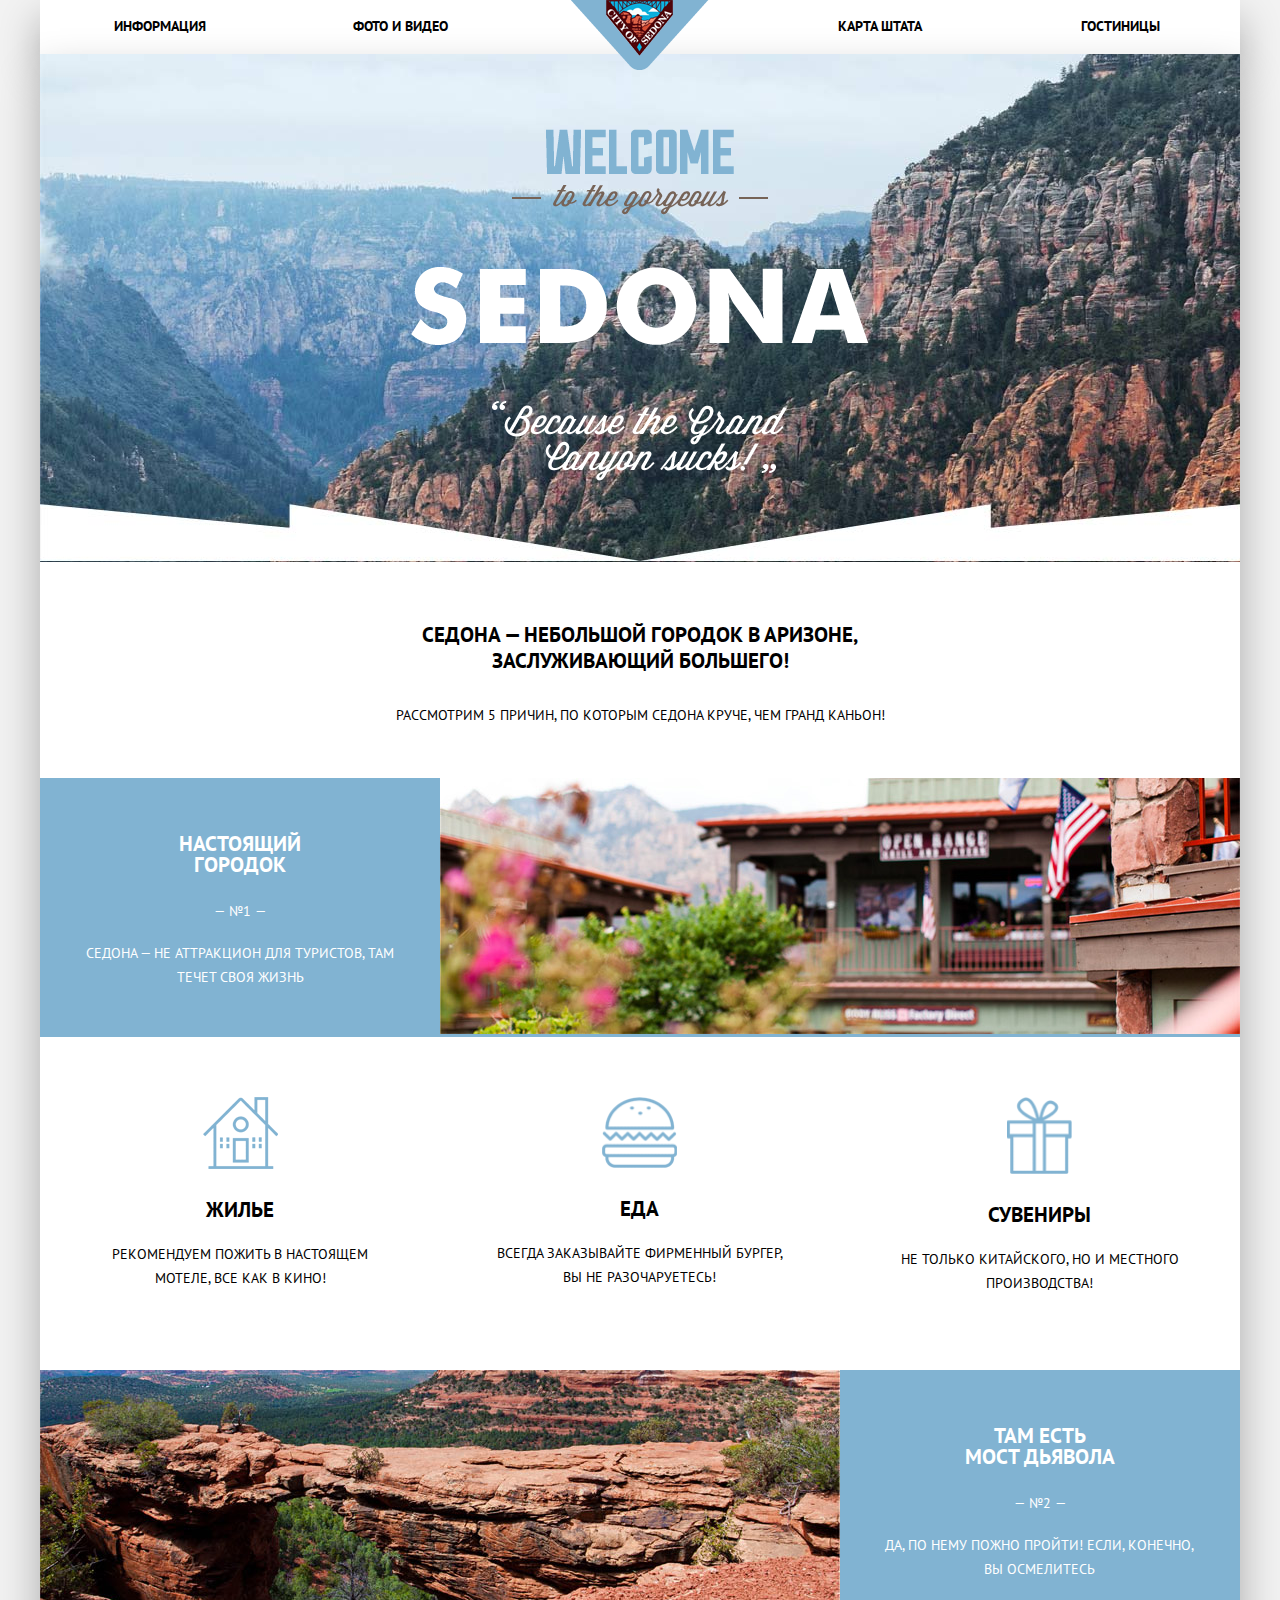
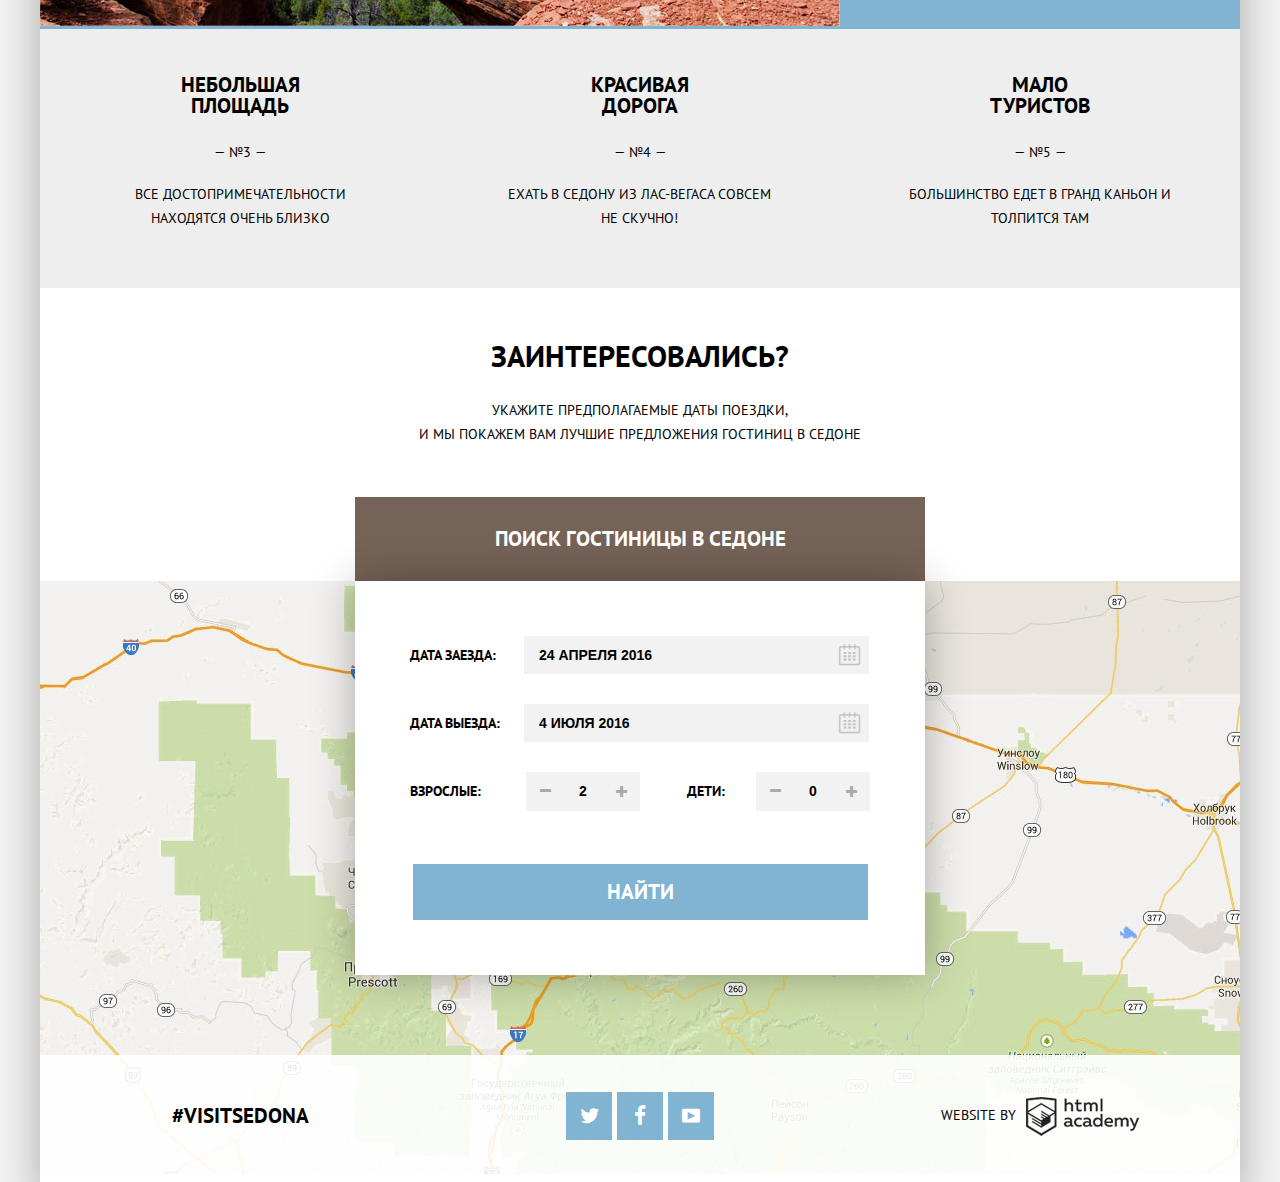
<file: index.html>
<!DOCTYPE html>
<html lang="ru">
  <head>
    <meta charset="utf-8">
    <title>HTML Academy: Седона</title>
    <link href="https://fonts.googleapis.com/css?family=PT+Sans:400,700&amp;subset=cyrillic" rel="stylesheet">
    <link href="css/vendor/normalize.css" rel="stylesheet">
    <link href="css/style.css" rel="stylesheet">
  </head>
  <body class="index">
    <header class="main-header">
      <div class="container">
        <nav class="main-navigation">
          <img class="logo" src="img/logo.png" alt="Логотип Седоны">
          <ul class="clearfix">
            <li><a href="#">Информация</a></li>
            <li><a href="#">Фото и видео</a></li>
            <li><a href="hotels.html">Гостиницы</a></li>
            <li><a href="#">Карта штата</a></li>
          </ul>
        </nav>
      </div>
    </header>
    <main class="container text-center">
      <div class="intro">
        <img src="img/welcome.png" width="458" height="352" alt="Welcome to the gorgeous">
      </div>
      <div class="content">
        <h2 class="title-secondary">Седона &mdash; небольшой городок в Аризоне, заслуживающий большего!</h2>
        <span class="subtitle">Рассмотрим 5 причин, по которым Седона круче, чем Гранд Каньон!</span>
        <div class="reasons">
          <section class="reasons-wrapper reason-blue">
            <div class="reason reason-blue">
              <b class="reason-title">Настоящий городок</b>
              <span class="reason-nmb">№1</span>
              <p class="reason-text">Седона &mdash; не аттракцион для туристов, там течет своя жизнь</p>
            </div>
            <div class="reason-img">
              <img src="img/city.jpg" width="800" alt="Седона">
            </div>
          </section>
          <div class="features-wrapper">
            <div class="feature">
              <img class="feature-img" src="img/house.png" width="75" alt="Жилье">
              <b class="feature-title">Жилье</b>
              <p class="feature-text">Рекомендуем пожить в настоящем мотеле, все как в кино!</p>
            </div>
            <div class="feature">
              <img class="feature-img" src="img/burger.png" width="75" alt="Еда">
              <b class="feature-title">Еда</b>
              <p class="feature-text">Всегда заказывайте фирменный бургер, вы не разочаруетесь!</p>
            </div>
            <div class="feature">
              <img class="feature-img" src="img/gift.png" width="65" alt="Сувениры">
              <b class="feature-title">Сувениры</b>
              <p class="feature-text">Не только китайского, но и местного производства!</p>
            </div>
          </div>
          <section class="reasons-wrapper reason-blue">
            <div class="reason-img">
              <img src="img/bridge.jpg" width="800" alt="Каньон Седоны">
            </div>
            <div class="reason reason-blue">
              <b class="reason-title">Там есть Мост&nbsp;Дьявола</b>
              <span class="reason-nmb">№2</span>
              <p class="reason-text">Да, по нему пожно пройти! Если, конечно, вы осмелитесь</p>
            </div>
          </section>
          <section class="reasons-wrapper">
            <div class="reason">
              <b class="reason-title">Небольшая площадь</b>
              <span class="reason-nmb">№3</span>
              <p class="reason-text">Все достопримечательности находятся очень близко</p>
            </div>
            <div class="reason">
              <b class="reason-title">Красивая дорога</b>
              <span class="reason-nmb">№4</span>
              <p class="reason-text">Ехать в Седону из Лас-Вегаса совсем не скучно!</p>
            </div>
            <div class="reason">
              <b class="reason-title">Мало туристов</b>
              <span class="reason-nmb">№5</span>
              <p class="reason-text">Большинство едет в Гранд Каньон и толпится там</p>
            </div>
          </section>
        </div>
      </div>
      <div class="search">
        <h2 class="title-secondary">Заинтересовались?</h2>
        <p class="subtitle">Укажите предполагаемые даты поездки,
          <br>и мы покажем вам лучшие предложения гостиниц в Седоне</p>
        <button class="modal-header">Поиск гостиницы в Седоне</button>
        <form class="search-form" action="?" method="post">
          <div class="form-group">
            <label for="checkin-date">Дата заезда:</label>
            <input id="checkin-date" type="text" value="24 апреля 2016">
            <i class="icon icon-calendar"></i>
          </div>
          <div class="form-group">
            <label for="checkout-date">Дата выезда:</label>
            <input id="checkout-date" type="text" value="4 июля 2016">
            <i class="icon icon-calendar"></i>
          </div>
          <div>
            <div class="form-group to-left">
              <label for="adults-number">Взрослые:</label>
              <div class="input-count-wrapper">
                <i class="icon icon-minus"></i>
                <input id="adults-number" type="number" value="2">
                <i class="icon icon-plus"></i>
              </div>
            </div>
            <div class="form-group to-right">
              <label for="kids-number">Дети:</label>
              <div class="input-count-wrapper">
                <i class="icon icon-minus"></i>
                <input id="kids-number" type="number" value="0">
                <i class="icon icon-plus"></i>
              </div>
            </div>
          </div>
          <button class=btn type="submit">Найти</button>
        </form>
        <div class="map-footer">
          <img src="img/map.jpg" width="1200" height="593" alt="Карта">
          <footer class="main-footer main-footer-index">
            <div class="container-footer">
              <section class="footer-hashtag">
                <b>#visitSEDONA</b>
              </section>
              <section class="footer-social">
                <a href="#" title="Мы в Twitter"><i class="icon-twitter"></i></a>
                <a href="#" title="Мы в Facebook"><i class="icon-facebook"></i></a>
                <a href="#" title="Мы на Youtube"><i class="icon-youtube"></i></a>
              </section>
              <section class="footer-copyright">
                <p>Website by</p>
                <a href="https://htmlacademy.ru"><i class="sprite-html-logo"></i></a>
              </section>
            </div>
          </footer>
        </div>
      </div>
    </main>
  </body>
</html>
</file>
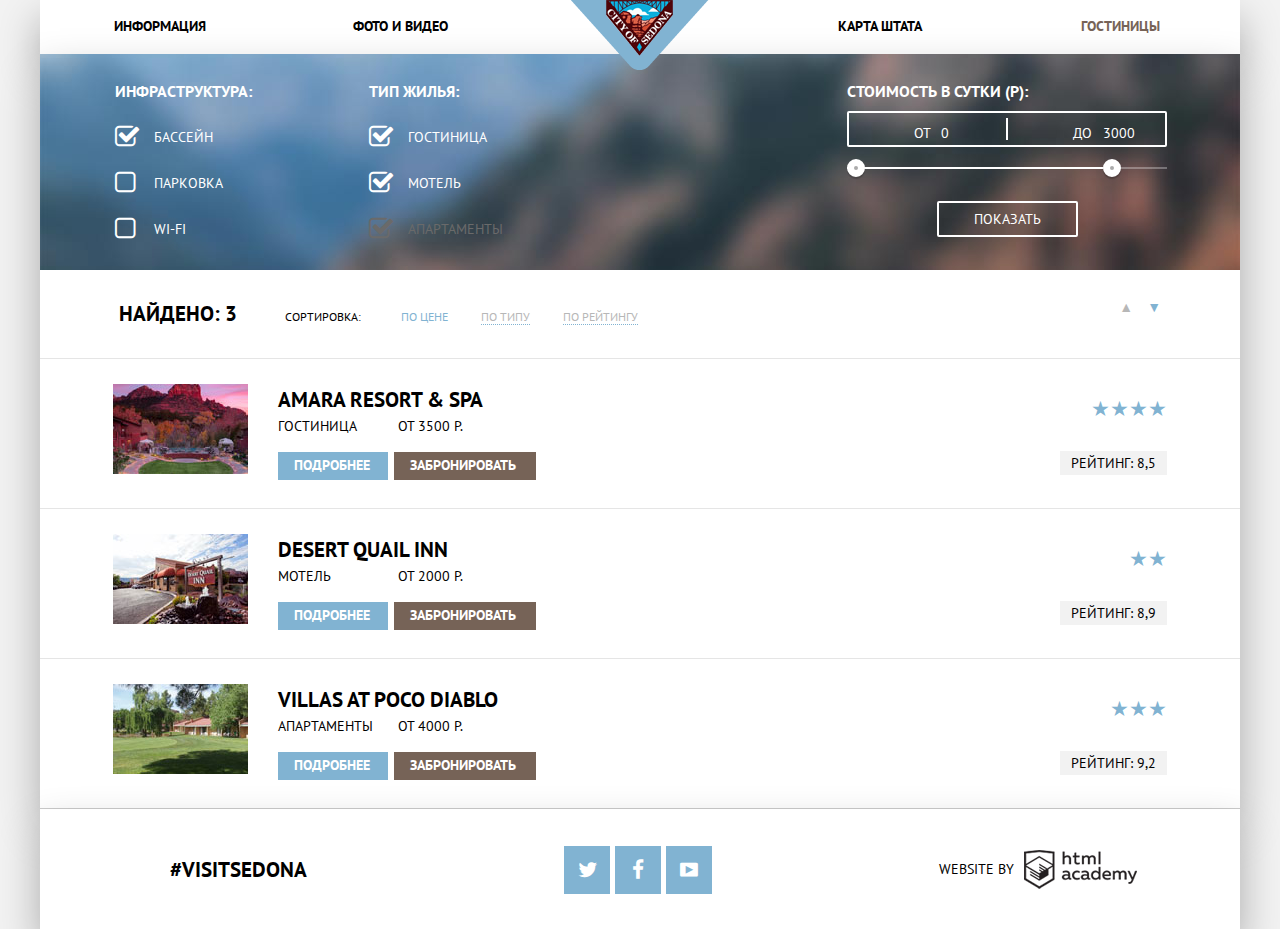
<file: hotels.html>
<!DOCTYPE html>
<html lang="ru">
  <head>
    <meta charset="utf-8">
    <title>Поиск отелей в Седоне</title>
    <link href="https://fonts.googleapis.com/css?family=PT+Sans:400,700&amp;subset=cyrillic" rel="stylesheet">
    <link href="css/vendor/normalize.css" rel="stylesheet">
    <link href="css/style.css" rel="stylesheet">
  </head>
  <body class="hotels">
    <header class="main-header">
      <div class="container">
        <nav class="main-navigation main-navigation-hotels">
          <a href="index.html"><img class="logo" src="img/logo.png" alt="Логотип Седоны"></a>
          <ul class="clearfix">
            <li><a href="#">Информация</a></li>
            <li><a href="#">Фото и видео</a></li>
            <li><a class="active">Гостиницы</a></li>
            <li><a href="#">Карта штата</a></li>
          </ul>
        </nav>
      </div>
    </header>
    <main class="container container-hotels">
      <form class="clearfix hotels-form" action="#" method="get">
        <fieldset class="amenities">
          <legend>Инфраструктура:</legend>

          <input class="filter" type="checkbox" name="pool" id="pool" checked>
          <label class="filter-label" for="pool">Бассейн</label>

          <input class="filter" type="checkbox" name="parking" id="parking">
          <label class="filter-label" for="parking">Парковка</label>

          <input class="filter" type="checkbox" name="wifi" id="wifi">
          <label class="filter-label" for="wifi">Wi-Fi</label>
        </fieldset>
        <fieldset class="accomondation-type">
          <legend>Тип жилья:</legend>

          <input class="filter" type="checkbox" name="hotel" id="hotel" checked>
          <label class="filter-label" for="hotel">Гостиница</label>

          <input class="filter" type="checkbox" name="hotel" id="motel" checked>
          <label class="filter-label" for="motel">Мотель</label>

          <input class="filter" type="checkbox" name="apartments" id="apartments" checked disabled>
          <label class="filter-label" for="apartments" disabled>Апартаменты</label>
        </fieldset>
        <div class="filter-range">
          <div class="filter-range-title">Стоимость в сутки (р):</div>
          <div class="price-controls">
            <label class="min-price">от
              <input type="text" name="min-price" value="0">
            </label>
            <label class="max-price">до
              <input type="text" name="max-price" value="3000">
            </label>
          </div>
          <div class="range-controls">
            <div class="scale">
              <div class="bar"></div>
            </div>
            <div class="range-toggle range-toggle-min"></div>
            <div class="range-toggle range-toggle-max"></div>
          </div>
          <button class="btn-transparent" type="submit">Показать</button>
        </div>
      </form>
      <div class="sorters clearfix">
        <div class="sorters-left">
          <b class="sorters-results">Найдено: 3</b>
          <span class="sorters-type">Сортировка:</span>
          <button class="sorter btn-active" id="price-sorter">По цене</button>
          <button class="sorter" id="type-sorter">По типу</button>
          <button class="sorter" id="rating-sorter">По рейтингу</button>
        </div>
        <div class="sorters-right">
          <button class="sorter arr" id="up-sorter">▲</button>
          <button class="sorter arr arr-active" id="down-sorter">▼</button>
        </div>
      </div>
      <table class="search-results">
        <tbody>
          <tr class="hotel-row">
            <td class="hotel-pic">
              <img src="img/hotel-1.jpg" width="135" height="90" alt="Amara Resort &amp; SPA">
            </td>
            <td class="hotel-content">
              <a class="hotel-title" href="#">Amara Resort &amp; SPA</a>
              <div class="hotel-info">
                <span class="hotel-type">Гостиница</span>
                <span class="hotel-price">От 3500 р.</span>
              </div>
              <div class="hotel-btns">
                <a class="more" href="#">Подробнее</a>
                <a class="book" href="#">Забронировать</a>
              </div>
            </td>
            <td class="ratings">
              <div class="stars">★★★★</div>
              <mark class="rating">Рейтинг: 8,5</mark>
            </td>
          </tr>
          <tr class="hotel-row">
            <td class="hotel-pic">
              <img src="img/hotel-2.jpg" width="135" height="90" alt="Desert Quail Inn">
            </td>
            <td class="hotel-content">
              <a class="hotel-title" href="#">Desert Quail Inn</a>
              <div class="hotel-info">
                <span class="hotel-type">Мотель</span>
                <span class="hotel-price">От 2000 р.</span>
              </div>
              <div class="hotel-btns">
                <a class="more" href="#">Подробнее</a>
                <a class="book" href="#">Забронировать</a>
              </div>
            </td>
            <td class="ratings">
              <div class="stars">★★</div>
              <mark class="rating">Рейтинг: 8,9</mark>
            </td>
          </tr>
          <tr class="hotel-row">
            <td class="hotel-pic">
              <img src="img/hotel-3.jpg" width="135" height="90" alt="Villas At Poco Diablo">
            </td>
            <td class="hotel-content">
              <a class="hotel-title" href="#">Villas At Poco Diablo</a>
              <div class="hotel-info">
                <span class="hotel-type">Апартаменты</span>
                <span class="hotel-price">От 4000 р.</span>
              </div>
              <div class="hotel-btns">
                <a class="more" href="#">Подробнее</a>
                <a class="book" href="#">Забронировать</a>
              </div>
            </td>
            <td class="ratings">
              <div class="stars">★★★</div>
              <mark class="rating">Рейтинг: 9,2</mark>
            </td>
          </tr>
        </tbody>
      </table>
    </main>
    <footer class="container main-footer main-footer-hotels">
      <section class="footer-hashtag">
        <b>#visitSEDONA</b>
      </section>
      <section class="footer-social">
        <a href="#" title="Мы в Twitter"><i class="icon-twitter"></i></a>
        <a href="#" title="Мы в Facebook"><i class="icon-facebook"></i></a>
        <a href="#" title="Мы на Youtube"><i class="icon-youtube"></i></a>
      </section>
      <section class="footer-copyright">
        <p>Website by</p>
        <a href="https://htmlacademy.ru"><i class="sprite-html-logo"></i></a>
      </section>
    </footer>
  </body>
</html>
</file>
<file: css/style.css>
@charset "UTF-8";

*, *::before, *::after {
  box-sizing: border-box;
}

body {
  font-family: "PT Sans", Tahoma, sans-serif;
  text-transform: uppercase;
  font-size: 14px;
  line-height: 1.7142;
  padding: 0;
  margin: 0 auto;
  background-color: #f2f2f2;
}

h2, h3, .main-title {
  font-size: 21px;
  line-height: 1.2381em;
}

ul {
  margin: 0;
}

button {
  text-transform: inherit;
  font-family: inherit;
}

legend {
  color: #fff;
  font-size: 16px;
  line-height: 21px;
  margin-bottom: 25px;
  font-weight: 700;
}

fieldset {
  border: none;
  padding: 0;
  margin-right: 12px;
}

@font-face {
  font-weight: normal;
  font-style: normal;

  font-family: "symbols-sedona";
  src: url("../fonts/symbols-sedona.woff") format("woff"),
       url("../fonts/symbols-sedona.woff2") format("woff2");
}

[class^="icon-"]::before,
[class*=" icon-"]::before {
  display: inline-block;
  width: 1em;
  margin-right: 0.2em;
  margin-left: 0.2em;

  font-weight: normal;
  line-height: 1em;
  font-family: "symbols-sedona";
  text-align: center;
  text-transform: none;
  text-decoration: inherit;
  font-style: normal;
  font-variant: normal;

  speak: none;
}

.icon-facebook::before { content: "\66"; } /* "f" */
.icon-twitter::before { content: "\74"; } /* "t" */
.icon-up-dir::before { content: "\25b2"; } /* "▲" */
.icon-down-dir::before { content: "\25bc"; } /* "▼" */
.icon-star::before { content: "\2605"; } /* "★" */
.icon-check-off::before { content: "\2610"; } /* "☐" */
.icon-check-on::before { content: "\2611"; } /* "☑" */
.icon-calendar::before { content: "\e800"; } /* "" */
.icon-plus::before { content: "\e801"; } /* "" */
.icon-minus::before { content: "\e802"; } /* "" */
.icon-youtube::before { content: "\f39e"; } /* "" */

/*Hiding spinners in num fields by default*/

input[type=number]::-webkit-inner-spin-button, 
input[type=number]::-webkit-outer-spin-button { 
-webkit-appearance: none;
margin: 0; 
}

input[type='number'] {
-moz-appearance: textfield;
}


.clearfix::after {
  content: "";
  display: table;
  clear: both;
}

.text-center {
  text-align: center;
}

.main-navigation {
  padding: 15px 0;
}

.main-navigation ul {
  list-style: none;
  padding-left: 0;
}

.main-navigation li {
  float: left;
  width: 20%;
  text-align: center;
}

.main-navigation li:nth-child(n+3) {
  float: right;
  /*text-align: right;*/
}

.main-navigation a {
  color: inherit;
  text-decoration: none;
  font-weight: 700;
}

.main-navigation a:hover {
  color: #81b3d2;
}

.main-navigation a:active {
  color: #b2b2b2;
}

.main-navigation .active {
  color: #766357;
}

.main-navigation .active:hover {
  color: #604e43;
}

.main-navigation .active:active {
  color: #d6d0cc;
}

.main-navigation .logo,
.main-navigation.main-navigation-hotels > a {
  position: absolute;
  left: 50%;
  transform: translateX(-50%);
  top: 0;
}

.container {
  width: 1200px;
  margin: 0 auto;
  background-color: #fff;
  box-shadow: 0 20px 40px rgba(0,0,0,0.3);
}

.container-hotels {
  width: 1200px;
  margin: 0 auto;
  /*padding: 0 73px;*/
}

.intro {
  background: #dceaf3 url("../img/bacground-index-2.jpg") no-repeat 0 -57px;
  padding: 75px 0 73px;
  margin-bottom: 60px;
}

.title-secondary {
  width: 500px;
  margin: 0 auto 30px;
  text-align: center;
}

.subtitle {
  display: block;
  width: 500px;
  margin: 0 auto 50px;
  text-align: center;
}

.search .subtitle {
  width: 500px;
}

.reasons {
  font-size: 0;
  margin-bottom: 49px;
}

.reason,
.reason-img,
.feature {
  display: inline-block;
}

.reason,
.feature {
  width: 33.33%;
  vertical-align: top;
}

.reason-wrapper {
  background-color: #81b3d2;
}

.reason-img {
  width: 66.66%;
  vertical-align: middle;
}

.reason-title,
.feature-title {
  font-size: 21px;
  line-height: 1;
}

.reason-nmb,
.reason-text,
.feature-text {
  font-size: 14px;
}

.reason-img img,
.feature-img,
.reason-title {
  display: block;
}

.reason-title {
  margin: 0 0 25px;
  padding: 0 60px;
}

.feature-img {
  margin: 0 auto 30px;
}

.reason {
  padding: 55px 45px 37px;
  background-color: #eee;
}

.reason-text {
  line-height: 1.7142;
  margin-top: 23px;
  margin-bottom: 10px;
}

.reason-nmb {
  display: block;
  margin-bottom: -5px;
}

.reason-blue {
  background-color: #81b3d2;
  color: #fff;
}

.feature {
  padding: 60px 55px;
  min-height: 330px;
}

.feature-text {
  margin-top: 23px;
}

.reason-nmb::before,
.reason-nmb::after {
  content: "\2014";
  margin: 0 4px;
}

section:nth-child(n+4) .reason {
  padding: 45px 60px 47px;
}

.search {
  position: relative;
}

.search .title-secondary {
  font-size: 30px;
  margin-bottom: 25px;
}

.modal-header {
  width: 570px;
  text-align: center;
  background-color: #766357;
  color: white;
  padding: 30px 130px;
  font-size: 21px;
  font-weight: 700;
  border: none;
  text-decoration: none;
}

.search-form {
  width: 570px;
  position: absolute;
  left: 315px;
  background-color: #fff;
  padding: 55px;
  font-weight: 700;
  box-shadow: 0 0 40px rgba(0,0,0,0.3);
}

.to-left {
  float: left;
}

.to-right {
  float: right;
}

.form-group label,
.input-count-wrapper {
  display: inline-block;
}

.form-group {
  text-align: left;
  margin-bottom: 30px;
  position: relative;
}

.icon {
  position: absolute;
  font-size: 21px;
  line-height: 26px;
  color: #c2c2c2;
}

.icon-calendar {
  top: 6px;
  right: 6px;
}

.icon:hover {
  color: #000;
}

.icon:active {
  color: #81b3d2;
}

.icon-minus,
.icon-plus {
  display: block;
  width: 38px;
  height: 38px;
  text-align: center;
  font-size: 14px;
  padding-top: 6px;
  padding-bottom: 6px;
  color: #a9a9a9;
}

.icon-plus {
  right: 0;
  bottom: 0;
}

.form-group label {
  width: 110px;
}

.form-group input {
  padding: 11px 40px 11px 15px;
  border: none;
  background-color: #f2f2f2;
  width: 345px;
  font-weight: 700;
  text-transform: uppercase;
}

.form-group input:hover {
  background-color: #ebebeb;
}

.form-group input:focus {
  background-color: #fff;
  outline: 2px solid #e5e5e5;
}

.input-count-wrapper {
  font-size: 0;
}

.input-count-wrapper input {
  width: 114px;
  font-size: 14px;
}

.input-count-wrapper input {
  padding-left: 13px;
  padding-right: 13px;
  text-align: center;
}

.to-left label {
  width: 112px;
}

.to-right label {
  width: 65px;
}

.btn {
  width: 455px;
  color: #fff;
  background-color: #81b3d2;
  padding: 16px 0;
  border: none;
  font-weight: 700;
  text-decoration: none;
}

.search-form .btn {
  margin-top: 23px;
  font-size: 21px;
}

.search-form .btn:hover {
  background-color: #669ec0;
}

.search-form .btn:active {
  background-color: #669ec0;
  color: #88b6d1;
}

.main-footer {
  height: 120px;
  padding: 35px 0;
}

.main-footer section,
.footer-copyright a,
.footer-copyright p {
  display: inline-block;
  vertical-align: middle;
}

.footer-social {
  font-size: 0;
}

.footer-social a {
  display: inline-block;
  width: 46px;
  height: 48px;
  margin-right: 5px;
  font-size: 21px;
  line-height: 48px;
  text-decoration: none;
  color: #fff;
  background-color: #81b3d2;
}

.footer-social a:hover {
  background-color: #669ec0;
}

.footer-social a:active {
  background-color: #5496bd;
}

.footer-social a:active i {
  opacity: .3;
}

.footer-social a:last-child {
  margin-right: 0;
}

.main-footer section {
  width: 33%;
  text-align: center;
}

.footer-hashtag b {
  font-size: 21px;
}

.footer-copyright p {
  margin-right: 6px;
}

.hotels-form {
  padding: 27px 73px 5px;
  background: #6b98c1 url("../img/background-hotels.jpg") no-repeat 0 -60px;
  margin-bottom: 11px;
}

.amenities {
  float: left;
  width: 240px;
}

.accomondation-type {
  float: left;
  width: 290px;
}

.price-range {
  float: right;
  width: 330px;
}

.filter {
  display: none;
}

.filter-label {
  line-height: 21px;
  font-size: 14px;
  color: #fff;
  display: inline-block;
  vertical-align: top;
  cursor: pointer;
  margin-bottom: 25px;
}

.filter + .filter-label::before {
  content: "\2610";
  font-family: "symbols-sedona";
  display: inline-block;
  vertical-align: top;
  font-size: 26px;
  margin-right: 19px;
}

.filter:checked + .filter-label::before {
  content: "\2611";
  margin-right: 15px;
}

.filter:disabled + .filter-label::before,
.filter:disabled + .filter-label {
  color: #6a6a6a;
  cursor: not-allowed;
}

.sorters {
  margin: 0 79px 11px;
  padding: 15px 0;
  /*margin-bottom: 39px;*/
}

.sorter {
  padding: 0;
  border: none;
  background: none;
}

.sorter:not(.arr) {
  color: #b7b7b7;
  border-bottom: 1px dotted #81b3d2;
}

.sorter:not(.arr):hover {
  color: #81b3d2;
  cursor: pointer;
}

.sorter:not(.arr):not(.btn-active):active {
  color: #000;
  border: none;
}

.sorter.btn-active {
  color: #81b3d2;
  border: none;
  outline: none;
}

.sorter.btn-active:hover {
  cursor: default;
}

.sorters-left {
  float: left;
  font-size: 0;
  vertical-align: baseline;
}

.sorters-right {
  float: right;
}

.sorters-results {
  margin-right: 48px;
  font-size: 21px;
}

.sorters-type,
.sorter:not(.arr) {
  font-size: 12px;
  text-transform: uppercase;
  margin-right: 40px;
}

.sorter:not(.arr) {
  margin-right: 33px;
}

.sorter:last-child {
  margin-right: 0;
}

.sorter.arr {
  color: #b7b7b7;
}

.sorter.arr:not(.arr-active):hover {
  color: #000;
}

.sorter.arr:not(.arr-active):active {
  color: #81b3d2;
}

.sorter.arr-active {
  color: #81b3d2;
}

.sorter.arr:first-child {
  margin-right: 10px;
}

.sorters-results,
.sorters-type,
.sorter {
  display: inline-block;
  vertical-align: baseline;
}

.search-results {
  width: 100%;
  border-collapse: collapse;
}

.search-results td {                          
  height: 150px;
}

.search-results tr {
  border-top: 1px solid #e5e5e5;
}

.search-results tr:last-child {
  border-bottom: 1px solid #ccc;
}

.hotel-pic {
  width: 165px;
  padding-left: 73px;
}

.hotel-title {
  margin: 0 0 6px;
  line-height: 26px;
  font-size: 21px;
  font-weight: 700;
  text-decoration: none;
  color: #000;
}

.hotel-title:hover {
  color: #81b3d2;
}

.hotel-title:active {
  color: #cacaca;
}

.hotel-content {                      
  padding-left: 29px;
}

.hotel-info {
  margin-bottom: 13px;
}

.hotel-type,
.hotel-price,
.more,
.book {
  display: inline-block;
}

.hotel-type,
.more {
  width: 110px;
  margin-right: 6px;
}

.hotel-price,
.book {
  width: 142px;
}

.hotel-btns a {
  padding: 2px 16px;
  border: none;
  color: #fff;
  font-weight: 700;
  text-decoration: none;
}

.more {
  background-color: #81b3d2;
  margin-right: 2px;
}

.more:hover {
  background: #669ec0;
}

.more:active {
  color: #88b6d1;
  background: #669ec0;
}

.book {
  background: #766357;
}

.book:hover {
  background: #604e43;
}

.book:active {
  color: #857871;
  background: #604e43;
}

.stars {
  color: #81b3d2;
  font-size: 21px;
  margin-bottom: 25px;
}

.rating {
  width: 110px;
  background-color: #f2f2f2;
  padding: 3px 11px;
}

.price-range {
  text-align: center;
}

.btn-hotels {
  display: inline-block;
}

.main-footer-index {
  position: absolute;
  bottom: 0;
  left: 0;
  width: 100%;
  height: 127px;
  background-color: rgba(255, 255, 255, 0.9);
}

.container-footer {
  width: 1200px;
  margin: 0 auto;
}

.ratings {
  text-align: right;
  padding-right: 73px;
}

.filter-label {
  display: block;
}

.filter-range {
  float: right;
  width: 320px;
  color: #fff;
  text-transform: uppercase;
}

.filter-range-title {
  margin-bottom: 9px;
  font-weight: 700;
  font-size: 16px;
  line-height: 21px;
}

.price-controls {
  position: relative;
  height: 36px;
  margin-bottom: 20px;
  font-size: 0;
  border: 2px solid #fff;
  border-radius: 2px;
}

.price-controls::after {
  content: "";
  position: absolute;
  top: 50%;
  left: 50%;
  width: 2px;
  height: 22px;
  background: #fff;
  transform: translate(-50%, -50%);
}

.price-controls label {
  display: inline-block;
  font-size: 14px;
  line-height: 38px;
  vertical-align: top;
  cursor: pointer;
}

.price-controls .min-price,
.price-controls .max-price {
  width: 157px;
  padding-left: 65px;
}

.min-price {
  margin-right: 2px;
}

.price-controls input {
  width: 50px;
  margin: 0 5px;
  color: inherit;
  font: inherit;
  background: none;
  border: none;
  outline: none;
}

.range-controls {
  position: relative;
  margin-bottom: 32px;
}

.range-controls .scale {
  height: 2px;
  background: rgba(255, 255, 255, 0.3);
}

.range-controls .bar {
  width: 80%;
  height: 2px;
  background: #fff;
}

.range-toggle {
  position: absolute;
  top: -8px;
  width: 18px;
  height: 18px;
  background: #ababab;
  border: 7px solid #fff;
  border-radius: 50%;
  box-shadow: 0 2px 1px 0 rgba(0, 1, 1, 0.2);
  cursor: pointer;
}

.range-toggle:hover {
  background: #1c4f80;
}

.range-toggle-min {
  left: 0;
}

.range-toggle-max {
  left: 80%;
}

.btn-transparent {
  display: block;
  margin: 0 auto;
  padding: 6px 35px;
  font-size: 14px;
  line-height: 20px;
  color: #fff;
  text-transform: uppercase;
  background: transparent;
  border: 2px solid #fff;
  border-radius: 2px;
  outline: none;
  cursor: pointer;
}

.btn-transparent:hover {
  color: #000;
  background: #fff;
}

.sprite-html-logo:hover {
  background-position: -10px -128px;
}

.sprite-html-logo:active {
  background-position: -10px -69px;
}

.sprite-html-logo {
  width: 113px;
  height: 39px;
  background-position: -10px -10px;
  background-image: url("../img/sprite.png");
  background-repeat: no-repeat;
  display: block;
}
</file>
